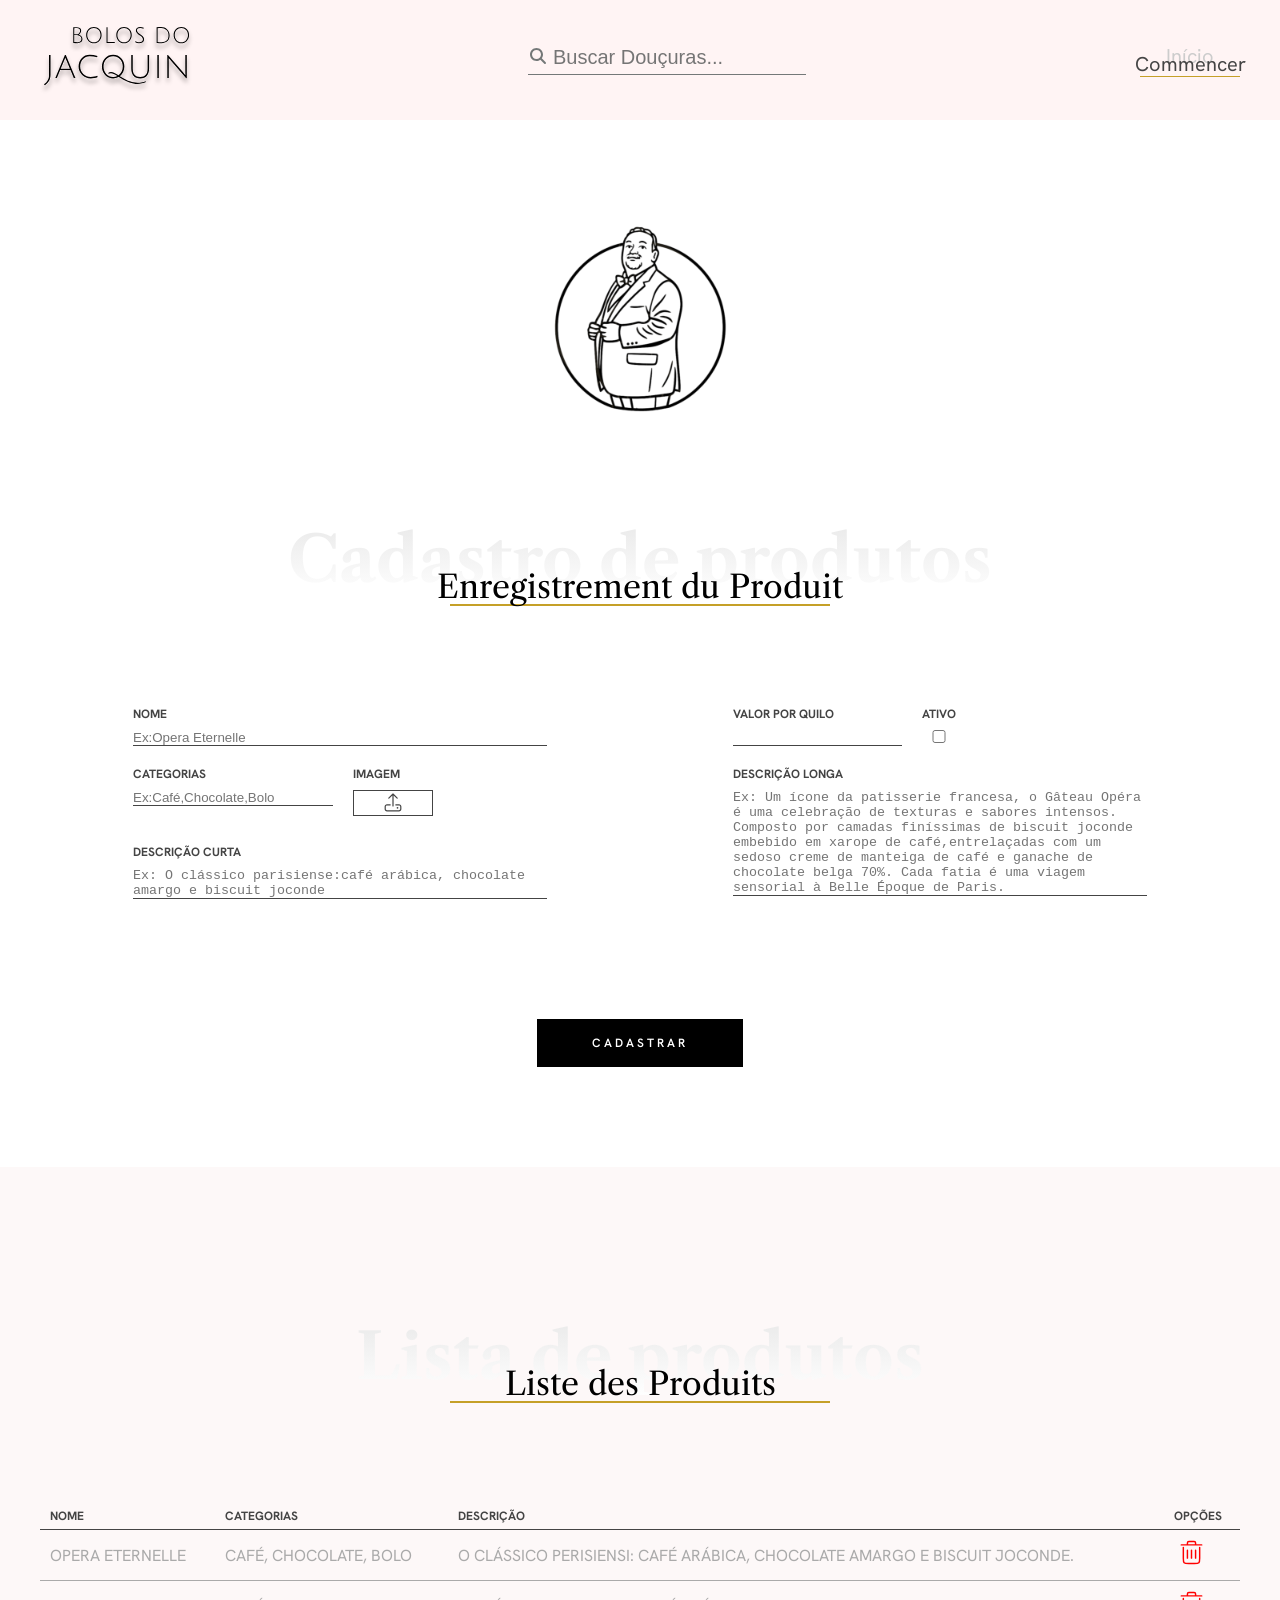
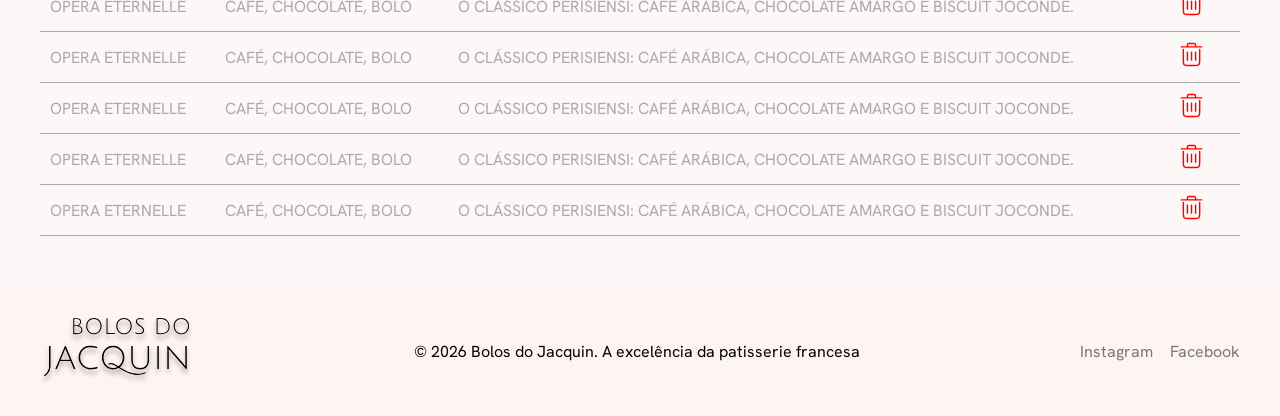
<file: admProdutos/index.html>
<!DOCTYPE html>
<html lang="pt-br">

<head>
    <meta charset="UTF-8">
    <meta name="viewport" content="width=device-width, initial-scale=1.0">
    <title>Bolos do jacquin-Adm</title>
    <link rel="stylesheet" href="style.css">
    <link rel="preconnect" href="https://fonts.googleapis.com">
    <link rel="preconnect" href="https://fonts.gstatic.com" crossorigin>
    <link href="https://fonts.googleapis.com/css2?family=Hanken+Grotesk:ital,
        wght@0,100..900;1,100..900&family=Libre+Caslon+Text:ital,wght@0,400;0,700;1,400&display=swap" rel="stylesheet">
</head>
</head>

<body>
    <header>
        <div class="container header_container">
            <img src="../img/Logo.svg" alt="Logo bolos do jacquin">
            <div class="box_busca">
                <svg xmlns="http://www.w3.org/2000/svg"
                    viewBox="0 0 640 640"><!--!Font Awesome Free 7.3.1 by @fontawesome - https://fontawesome.com License - https://fontawesome.com/license/free Copyright 2026 Fonticons, Inc.-->
                    <path
                        d="M480 272C480 317.9 465.1 360.3 440 394.7L566.6 521.4C579.1 533.9 579.1 554.2 566.6 566.7C554.1 579.2 533.8 579.2 521.3 566.7L394.7 440C360.3 465.1 317.9 480 272 480C157.1 480 64 386.9 64 272C64 157.1 157.1 64 272 64C386.9 64 480 157.1 480 272zM272 416C351.5 416 416 351.5 416 272C416 192.5 351.5 128 272 128C192.5 128 128 192.5 128 272C128 351.5 192.5 416 272 416z" />
                </svg>
                <input type="text" placeholder="Buscar Douçuras...">
            </div>
            <a class="link_inicio" href="">
                Início
                <span>Commencer</span>
                <hr>
            </a>
            <button>
                <svg xmlns="http://www.w3.org/2000/svg"
                    viewBox="0 0 640 640"><!--! Font Awesome Pro 7.3.1 by @fontawesome - https://fontawesome.com License - https://fontawesome.com/license (Commercial License) Copyright 2026 Fonticons, Inc. -->
                    <path fill="currentColor"
                        d="M360 128L116.3 320L544 320C544 192 432 128 360 128zM64 336C64 326.2 68.5 316.9 76.2 310.9L340.2 102.9C345.8 98.5 352.8 96 360 96C404.3 96 457.6 115.2 499.9 151.8C543.1 189.2 576 245.7 576 320L576 480C576 515.3 547.3 544 512 544L128 544C92.7 544 64 515.3 64 480L64 336zM96 416L544 416L544 352L96 352L96 416zM96 448L96 480C96 497.7 110.3 512 128 512L512 512C529.7 512 544 497.7 544 480L544 448L96 448z" />
                </svg>
            </button>
        </div>

    </header>
    <main>
        <h1>Página administrativa - bolos do Jacquin</h1>
        <section class="cad_produtos">
            <div class="container cad_container">
                <img class="icon_jacquin" src="../img/Logo Bolos do Jacquin.png" alt="">
                <div class="box_h2">
                    <h2>Cadastro de produtos</h2>
                    <span>Enregistrement du Produit</span>
                    <hr>
                </div>
                <form action="">
                    <div class="inputs_form">
                        <div class="form_coluna1">
                            <div class="linha_form lf_coluna">
                                <label for="">nome</label>
                                <input placeholder="Ex:Opera Eternelle" type="text" name="" id="">
                            </div>
                            <div class="linha_form lf_linha">
                                <div class="input_cat lf_coluna">
                                    <label for="">categorias</label>
                                    <input type="text" placeholder="Ex:Café,Chocolate,Bolo">
                                </div>
                                <div class="input_img lf_coluna">
                                    <span>Imagem</span>
                                    <label for="img">
                                        <svg xmlns="http://www.w3.org/2000/svg"
                                            viewBox="0 0 640 640"><!--! Font Awesome Pro 7.3.1 by @fontawesome - https://fontawesome.com License - https://fontawesome.com/license (Commercial License) Copyright 2026 Fonticons, Inc. -->
                                            <path fill="currentColor"
                                                d="M336 118.6L336 400C336 408.8 328.8 416 320 416C311.2 416 304 408.8 304 400L304 118.6L219.3 203.3C213.1 209.5 202.9 209.5 196.7 203.3C190.5 197.1 190.5 186.9 196.7 180.7L308.7 68.7C314.9 62.5 325.1 62.5 331.3 68.7L443.3 180.7C449.5 186.9 449.5 197.1 443.3 203.3C437.1 209.5 426.9 209.5 420.7 203.3L336 118.6zM256 384L160 384C142.3 384 128 398.3 128 416L128 480C128 497.7 142.3 512 160 512L480 512C497.7 512 512 497.7 512 480L512 416C512 398.3 497.7 384 480 384L384 384L384 352L480 352C515.3 352 544 380.7 544 416L544 480C544 515.3 515.3 544 480 544L160 544C124.7 544 96 515.3 96 480L96 416C96 380.7 124.7 352 160 352L256 352L256 384zM416 448C416 434.7 426.7 424 440 424C453.3 424 464 434.7 464 448C464 461.3 453.3 472 440 472C426.7 472 416 461.3 416 448z" />

                                        </svg>
                                    </label>
                                    <input type="file" name="img" id="img">
                                </div>
                            </div>
                            <div class="linha_form lf_coluna">
                                <label for="">descrição curta</label>
                                <textarea
                                    placeholder="Ex: O clássico parisiense:café arábica, chocolate amargo e biscuit joconde"
                                    name="" id="" cols="2"></textarea>
                            </div>
                        </div>
                        <div class="form_coluna2">
                            <div class="linha_form lf_linha">
                                <div class="input_valor lf_coluna">
                                    <label for="">valor por quilo</label>
                                    <input type="text" name="img" id="">
                                </div>
                                <div class="input_ativo lf_coluna">
                                    <label for="">ativo</label>
                                    <input type="checkbox" name="" id="">
                                </div>
                            </div>
                            <div class="linha_form lf_coluna">
                                <label for="">descrição longa</label>
                                <textarea name="" id="" rows="7"
                                    placeholder="Ex: Um ícone da patisserie francesa, o Gâteau Opéra é uma celebração de texturas e sabores intensos. Composto por camadas finíssimas de biscuit joconde embebido em xarope de café,entrelaçadas com um sedoso creme de manteiga de café e ganache de chocolate belga 70%. Cada fatia é uma viagem sensorial à Belle Époque de Paris."></textarea>
                            </div>
                        </div>
                    </div>
                    <input type="button" value="CADASTRAR">
                </form>
            </div>
        </section>
        <section class="list_produtos">
            <div class="container list_container">
                <div class="box_h2">
                    <h2>Lista de produtos</h2>
                    <span>Liste des Produits</span>
                    <hr>
                </div>
                <table>
                    <thead>
                        <tr>
                            <th>nome</th>
                            <th>categorias</th>
                            <th>descrição</th>
                            <th>opções</th>
                        </tr>
                    </thead>
                    <tbody>

                        <tr>
                            <td data-cell="nome">Opera Eternelle</td>
                            <td data-cell="categorias">Café, Chocolate, Bolo</td>
                            <td data-cell="descrição">O clássico perisiensi: café arábica, chocolate amargo e biscuit
                                joconde.</td>
                            <td data-cell="opções">

                                <?xml version="1.0" encoding="utf-8"?><!-- Uploaded to: SVG Repo, www.svgrepo.com, Generator: SVG Repo Mixer Tools -->
                                <svg viewBox="0 0 24 24" fill="none" xmlns="http://www.w3.org/2000/svg">
                                    <path
                                        d="M5 6.77273H9.2M19 6.77273H14.8M9.2 6.77273V5.5C9.2 4.94772 9.64772 4.5 10.2 4.5H13.8C14.3523 4.5 14.8 4.94772 14.8 5.5V6.77273M9.2 6.77273H14.8M6.4 8.59091V15.8636C6.4 17.5778 6.4 18.4349 6.94673 18.9675C7.49347 19.5 8.37342 19.5 10.1333 19.5H13.8667C15.6266 19.5 16.5065 19.5 17.0533 18.9675C17.6 18.4349 17.6 17.5778 17.6 15.8636V8.59091M9.2 10.4091V15.8636M12 10.4091V15.8636M14.8 10.4091V15.8636"
                                        stroke="#ff0000" stroke-linecap="round" stroke-linejoin="round" />
                                </svg>
                            </td>
                        </tr>
                        <tr>
                            <td data-cell="nome">Opera Eternelle</td>
                            <td data-cell="categorias">Café, Chocolate, Bolo</td>
                            <td data-cell="descrição">O clássico perisiensi: café arábica, chocolate amargo e biscuit
                                joconde.</td>
                            <td data-cell="opções">

                                <?xml version="1.0" encoding="utf-8"?><!-- Uploaded to: SVG Repo, www.svgrepo.com, Generator: SVG Repo Mixer Tools -->
                                <svg viewBox="0 0 24 24" fill="none" xmlns="http://www.w3.org/2000/svg">
                                    <path
                                        d="M5 6.77273H9.2M19 6.77273H14.8M9.2 6.77273V5.5C9.2 4.94772 9.64772 4.5 10.2 4.5H13.8C14.3523 4.5 14.8 4.94772 14.8 5.5V6.77273M9.2 6.77273H14.8M6.4 8.59091V15.8636C6.4 17.5778 6.4 18.4349 6.94673 18.9675C7.49347 19.5 8.37342 19.5 10.1333 19.5H13.8667C15.6266 19.5 16.5065 19.5 17.0533 18.9675C17.6 18.4349 17.6 17.5778 17.6 15.8636V8.59091M9.2 10.4091V15.8636M12 10.4091V15.8636M14.8 10.4091V15.8636"
                                        stroke="#ff0000" stroke-linecap="round" stroke-linejoin="round" />
                                </svg>
                            </td>
                        </tr>
                        <tr>
                            <td data-cell="nome">Opera Eternelle</td>
                            <td data-cell="categorias">Café, Chocolate, Bolo</td>
                            <td data-cell="descrição">O clássico perisiensi: café arábica, chocolate amargo e biscuit
                                joconde.</td>
                            <td data-cell="opções">

                                <?xml version="1.0" encoding="utf-8"?><!-- Uploaded to: SVG Repo, www.svgrepo.com, Generator: SVG Repo Mixer Tools -->
                                <svg viewBox="0 0 24 24" fill="none" xmlns="http://www.w3.org/2000/svg">
                                    <path
                                        d="M5 6.77273H9.2M19 6.77273H14.8M9.2 6.77273V5.5C9.2 4.94772 9.64772 4.5 10.2 4.5H13.8C14.3523 4.5 14.8 4.94772 14.8 5.5V6.77273M9.2 6.77273H14.8M6.4 8.59091V15.8636C6.4 17.5778 6.4 18.4349 6.94673 18.9675C7.49347 19.5 8.37342 19.5 10.1333 19.5H13.8667C15.6266 19.5 16.5065 19.5 17.0533 18.9675C17.6 18.4349 17.6 17.5778 17.6 15.8636V8.59091M9.2 10.4091V15.8636M12 10.4091V15.8636M14.8 10.4091V15.8636"
                                        stroke="#ff0000" stroke-linecap="round" stroke-linejoin="round" />
                                </svg>
                            </td>
                        </tr>
                        <tr>
                            <td data-cell="nome">Opera Eternelle</td>
                            <td data-cell="categorias">Café, Chocolate, Bolo</td>
                            <td data-cell="descrição">O clássico perisiensi: café arábica, chocolate amargo e biscuit
                                joconde.</td>
                            <td data-cell="opções">

                                <?xml version="1.0" encoding="utf-8"?><!-- Uploaded to: SVG Repo, www.svgrepo.com, Generator: SVG Repo Mixer Tools -->
                                <svg viewBox="0 0 24 24" fill="none" xmlns="http://www.w3.org/2000/svg">
                                    <path
                                        d="M5 6.77273H9.2M19 6.77273H14.8M9.2 6.77273V5.5C9.2 4.94772 9.64772 4.5 10.2 4.5H13.8C14.3523 4.5 14.8 4.94772 14.8 5.5V6.77273M9.2 6.77273H14.8M6.4 8.59091V15.8636C6.4 17.5778 6.4 18.4349 6.94673 18.9675C7.49347 19.5 8.37342 19.5 10.1333 19.5H13.8667C15.6266 19.5 16.5065 19.5 17.0533 18.9675C17.6 18.4349 17.6 17.5778 17.6 15.8636V8.59091M9.2 10.4091V15.8636M12 10.4091V15.8636M14.8 10.4091V15.8636"
                                        stroke="#ff0000" stroke-linecap="round" stroke-linejoin="round" />
                                </svg>
                            </td>
                        </tr>
                        <tr>
                            <td data-cell="nome">Opera Eternelle</td>
                            <td data-cell="categorias">Café, Chocolate, Bolo</td>
                            <td data-cell="descrição">O clássico perisiensi: café arábica, chocolate amargo e biscuit
                                joconde.</td>
                            <td data-cell="opções">

                                <?xml version="1.0" encoding="utf-8"?><!-- Uploaded to: SVG Repo, www.svgrepo.com, Generator: SVG Repo Mixer Tools -->
                                <svg viewBox="0 0 24 24" fill="none" xmlns="http://www.w3.org/2000/svg">
                                    <path
                                        d="M5 6.77273H9.2M19 6.77273H14.8M9.2 6.77273V5.5C9.2 4.94772 9.64772 4.5 10.2 4.5H13.8C14.3523 4.5 14.8 4.94772 14.8 5.5V6.77273M9.2 6.77273H14.8M6.4 8.59091V15.8636C6.4 17.5778 6.4 18.4349 6.94673 18.9675C7.49347 19.5 8.37342 19.5 10.1333 19.5H13.8667C15.6266 19.5 16.5065 19.5 17.0533 18.9675C17.6 18.4349 17.6 17.5778 17.6 15.8636V8.59091M9.2 10.4091V15.8636M12 10.4091V15.8636M14.8 10.4091V15.8636"
                                        stroke="#ff0000" stroke-linecap="round" stroke-linejoin="round" />
                                </svg>
                            </td>
                        </tr>
                        <tr>
                            <td data-cell="nome">Opera Eternelle</td>
                            <td data-cell="categorias">Café, Chocolate, Bolo</td>
                            <td data-cell="descrição">O clássico perisiensi: café arábica, chocolate amargo e biscuit
                                joconde.</td>
                            <td data-cell="opções">

                                <?xml version="1.0" encoding="utf-8"?><!-- Uploaded to: SVG Repo, www.svgrepo.com, Generator: SVG Repo Mixer Tools -->
                                <svg viewBox="0 0 24 24" fill="none" xmlns="http://www.w3.org/2000/svg">
                                    <path
                                        d="M5 6.77273H9.2M19 6.77273H14.8M9.2 6.77273V5.5C9.2 4.94772 9.64772 4.5 10.2 4.5H13.8C14.3523 4.5 14.8 4.94772 14.8 5.5V6.77273M9.2 6.77273H14.8M6.4 8.59091V15.8636C6.4 17.5778 6.4 18.4349 6.94673 18.9675C7.49347 19.5 8.37342 19.5 10.1333 19.5H13.8667C15.6266 19.5 16.5065 19.5 17.0533 18.9675C17.6 18.4349 17.6 17.5778 17.6 15.8636V8.59091M9.2 10.4091V15.8636M12 10.4091V15.8636M14.8 10.4091V15.8636"
                                        stroke="#ff0000" stroke-linecap="round" stroke-linejoin="round" />
                                </svg>
                            </td>
                        </tr>
                    </tbody>
                </table>

            </div>

        </section>
    </main>
    <footer>
         <div class=" container footer_container">
        <img class="img_logo" src="../img/Logo.svg" alt="logo bolos do jacquin">
        <span class="span_bolos">© 2026 Bolos do Jacquin. A excelência da patisserie francesa</span>
        <nav class="nav_footer">
            <a href="">Instagram</a>
            <a href="">Facebook</a>
        </nav>
        </div>
    </footer>
</body>

</html>
</file>
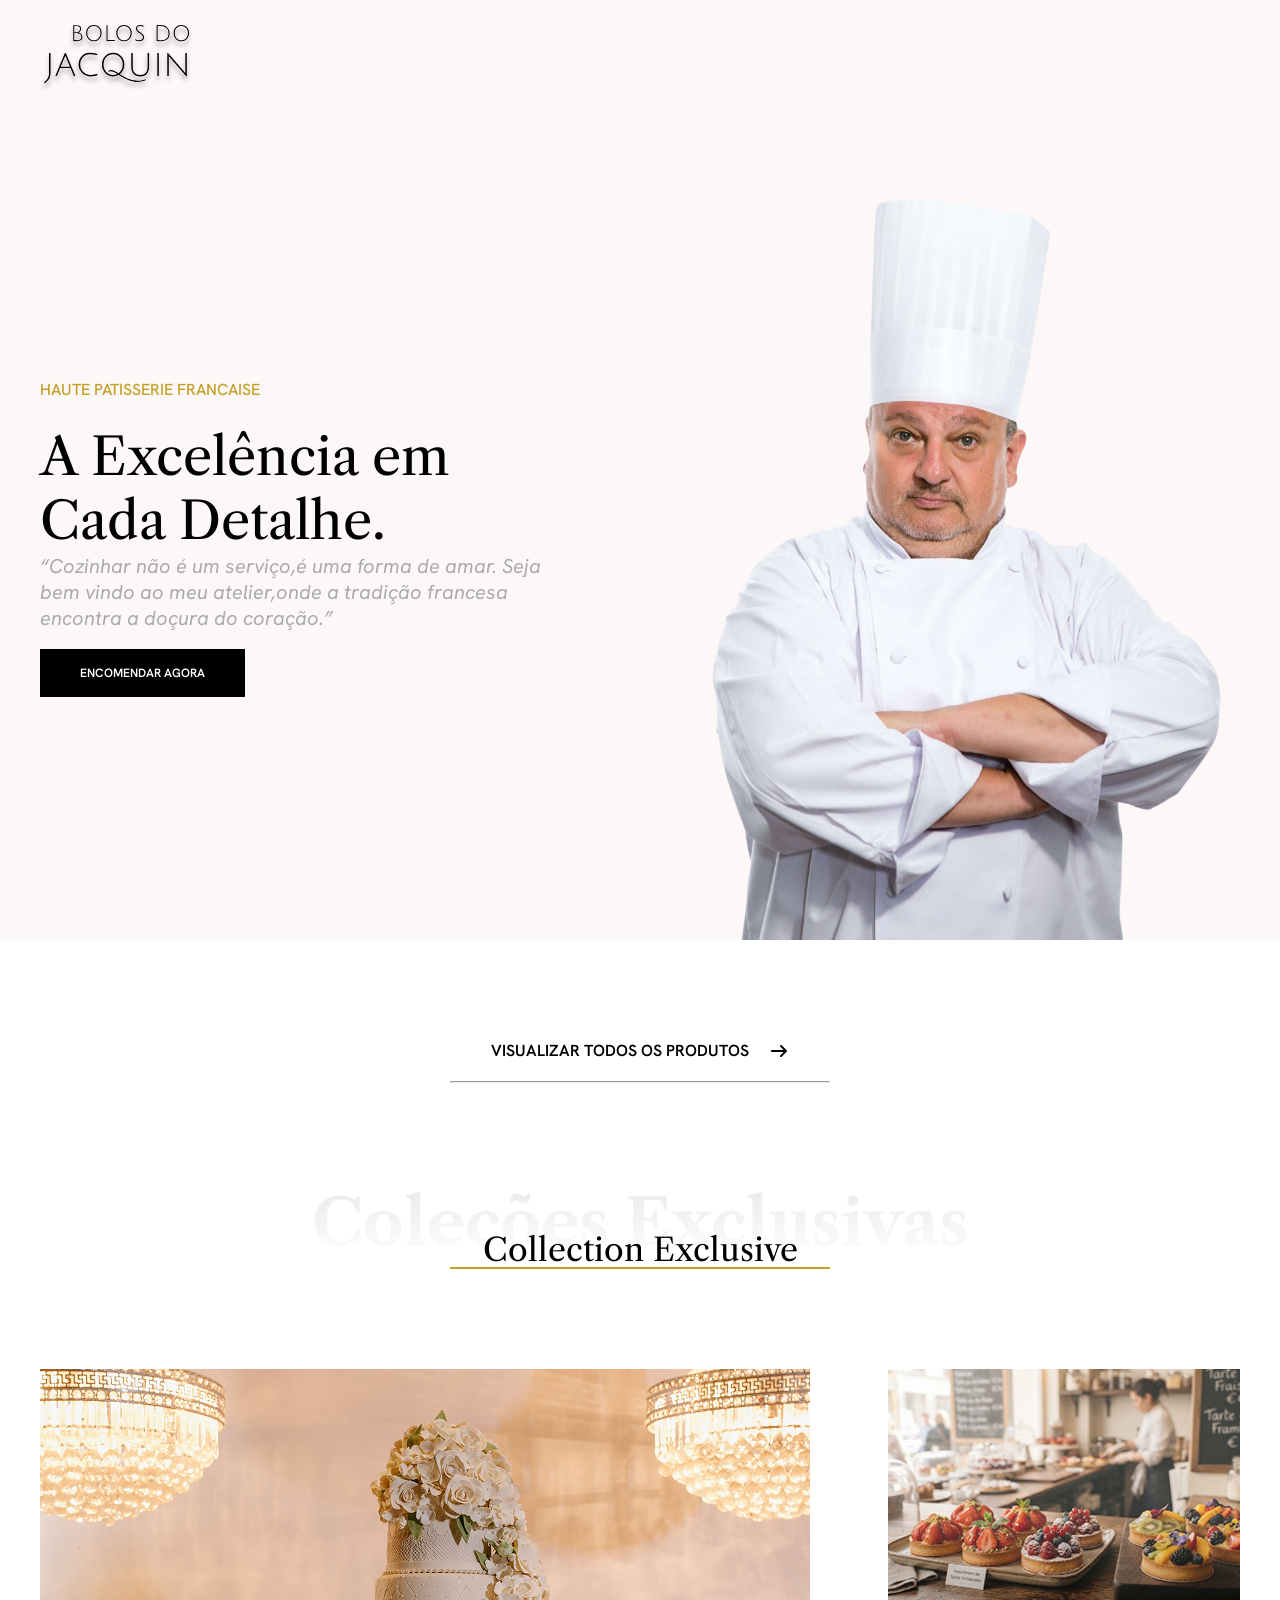
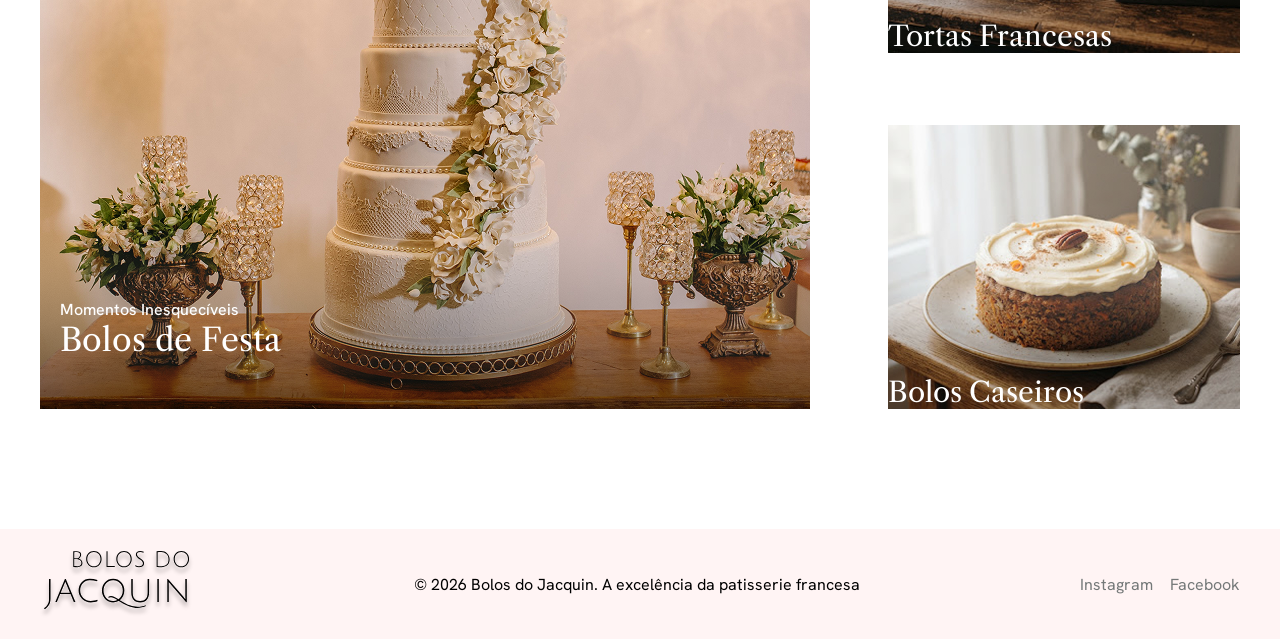
<file: home/index.html>
<!DOCTYPE html>
<html lang="pt-br">

<head>
    <meta charset="UTF-8">
    <meta name="viewport" content="width=device-width, initial-scale=1.0">
    <title>Bolos do Jacquin</title>
    <link rel="stylesheet" href="style.css">
    <link rel="preconnect" href="https://fonts.googleapis.com">
    <link rel="preconnect" href="https://fonts.gstatic.com" crossorigin>
    <link href="https://fonts.googleapis.com/css2?family=Hanken+Grotesk:ital,
        wght@0,100..900;1,100..900&family=Libre+Caslon+Text:ital,wght@0,400;0,700;1,400&display=swap" rel="stylesheet">
</head>

<body>
    <header class="home_cabeçalho">
        <div class="home_container">
            <img src="../img/Logo.svg" alt="logo bolos do jacquin">
        </div>
    </header>
    <main>
     <h1>página inicial Bolos do Jacquin</h1>
     <section class="home_banner">
            <div class="home_container banner_container">
                <div class="box_texto_banner">
                    <span class="linha1">haute patisserie francaise</span><br>
                    <span class="linha2">A Excelência em Cada Detalhe.</span>
                    <p class="linha3">“Cozinhar não é um serviço,é uma forma de amar. Seja bem vindo ao meu atelier,onde
                        a tradição
                        francesa encontra a doçura do coração.”</p>
                    <a class="linha4" href="">encomendar agora</a>
                </div>
                <img src="../img/Érick.png" alt="">
            </div>
        </section>

        <section class="home_container home_produtos">
            <div class="link_produtos">
                <div>
                    <a href="">visualizar todos os produtos</a>

                    <svg xmlns="http://www.w3.org/2000/svg"
                        viewBox="0 0 640 640"><!--!Font Awesome Free 7.3.1 by @fontawesome - https://fontawesome.com License - https://fontawesome.com/license/free Copyright 2026 Fonticons, Inc.-->
                        <path
                            d="M566.6 342.6C579.1 330.1 579.1 309.8 566.6 297.3L406.6 137.3C394.1 124.8 373.8 124.8 361.3 137.3C348.8 149.8 348.8 170.1 361.3 182.6L466.7 288L96 288C78.3 288 64 302.3 64 320C64 337.7 78.3 352 96 352L466.7 352L361.3 457.4C348.8 469.9 348.8 490.2 361.3 502.7C373.8 515.2 394.1 515.2 406.6 502.7L566.6 342.7z" />
                    </svg>
                </div>
                <hr>
            </div>
            <div class="home_subtitulo">
            <h2>Coleções Exclusivas</h2>
            <span>Collection Exclusive</span>
            <hr>


            
            </div>

            <div class="container_categorias">
                <a href="">
             <div class="img_categoria1">
                <span>Momentos Inesquecíveis</span>
                <h3>Bolos de Festa</h3>
             </div>  
             </a>
             <div class="col_categorias">
                <a href="">
                    <div class="img_categoria2">
                        <h3>Tortas Francesas</h3>
                    </div>
                </a>
                <a href="">
                    <div class="img_categoria3">
                      <h3>Bolos Caseiros</h3>
                    </div>
                </a>

             </div> 

            </div>


        </section>
    </main>
    <footer>
        <div class="home_container footer_container">
        <img src="../img/Logo.svg" alt="logo bolos do jacquin">
        <span>© 2026 Bolos do Jacquin. A excelência da patisserie francesa</span>
        <nav class="nav_footer">
            <a href="">Instagram</a>
            <a href="">Facebook</a>
        </nav>
        </div>
    </footer>
</body>

</html>
</file>
<file: admProdutos/style.css>
* {
    margin: 0;
    padding: 0;
    box-sizing: border-box;
}

:root {
    --corPrincipal: #fff4f4;
    --fontHanken: "Hanken Grotesk", sans-serif;
    --corDourado: #c5a028;
    --corsecundaria: #fdf8f8;
}

.container {
    width: 95%;
    max-width: 1200px;
    margin: auto;
}

h1 {
    position: absolute;
    width: 1px;
    height: 1px;
    margin: -1px;
    overflow: hidden;
}

header {
    background-color: var(--corPrincipal);
    font-family: var(--fontHanken);
}

.header_container {
    display: flex;
    justify-content: space-between;
    align-items: center;
    height: 120px;
}

.box_busca {
    position: relative;
}

.box_busca svg {
    width: 20px;
    position: absolute;
    fill: #747878;
}

.box_busca input {
    padding-left: 25px;
    padding-bottom: 5px;
    background-color: transparent;
    border: none;
    border-bottom: solid 1px #747878;
    font-size: 20px;

}

.box-busca input:focus {
    outline: none;
    /* para tirar a a linha quando  "buscar doçuras for clicado" */
}

.link_inicio {
    color: #cccccc;
    text-decoration: none;
    font-size: 20px;
    position: relative;
    /* para sobrepor itens */
    text-align: center;

}

.link_inicio span {
    color: #444444;
    position: absolute;
    left: -5px;
    top: 8px;
}

.link_inicio hr {
    margin-top: 7px;
    width: 100px;
    background-color: var(--corDourado);
    border: none;
    height: 1px;
}

/* ------------------- BOTÃO MENU ------------------ */
.header_container button {
    background-color: transparent;
    border: none;
    display: none;
    /* para o botão não ser exibido temporariamente  */
}

.header_container button svg {
    width: 50px;

}

/* ------------- SEÇÃO CADASTRO DE PRODUTOS ------------------------*/
.cad_container {
    display: flex;
    flex-direction: column;
    align-items: center;
    padding: 100px 0;
}

.icon_jacquin {
    width: 200px;

}

.box_h2 {
    font-family: "Libre Caslon Text", serif;
    margin: 0 auto;
    /* background-color: #ffffff; */
    display: flex;
    flex-direction: column;
    align-items: center;
    position: relative;
    margin-top: 100px;
    margin-bottom: 100px;

}

.box_h2 h2 {
    font-weight: 700;
    font-size: 64px;
    background-image: linear-gradient(0deg, #ffffff, #e9e9e9);
    background-clip: text;
    -webkit-background-clip: text;

    color: transparent;
    -webkit-text-fill-color: transparent;
}

.box_h2 span {
    font-size: 32px;
    position: absolute;
    bottom: -10px;
    margin-bottom: 10px;
}

.box_h2 hr {
    max-width: 380px;
    width: 100%;
    background-color: #c5a028;
    margin-top: 5px;
    border: none;
    height: 2px;

}


/* ------------- FORMULÁRIO ------------------------*/
form {
    width: 100%;
}

.inputs_form {
    display: flex;
    justify-content: space-around;
    width: 100%;
    max-width: 1200px;

}

.lf_coluna {
    display: flex;
    flex-direction: column;
}

.lf_linha {
    display: flex;
}

.input_img svg {
    width: 24px;
}

.form_coluna1,
.form_coluna2 {
    width: 45%;
    max-width: 414px;
}

.input_img span,
form label {
    font-family: var(--fontHanken);
    text-transform: uppercase;
    color: #444444;
    font-size: 12px;
    font-weight: 700;
    margin-bottom: 8px;

}

.inputs_form input[type=text],
.inputs_form textarea {
    background-color: transparent;
    border: none;
    border-bottom: solid 1px #444444;
    resize: none;
}

.inputs_form input[type=text]:focus,
.inputs_form textarea:focus {
    outline: none;
}


.linha_form {
    margin-bottom: 20px;
}

.inputs_form input[type=file] {
    display: none;
}

.input_img label {
    display: flex;
    align-items: center;
    justify-content: center;
    width: 80px;
    border: solid 1px #444444;
}

.input_img label:hover {
    cursor: pointer;
}

form input[type=checkbox] form input[type=text] {
    height: 25px;
}

.input_cat input {
    width: 200px;
    margin-right: 20px;
}

.input_valor input {
    margin-right: 20px;
}

form input[type=button] {
    background-color: #000000;
    font-size: 12px;
    font-weight: 600;
    color: #ffffff;
    font-family: var(--fontHanken);
    text-transform: uppercase;
    padding: 16px 55px;
    display: flex;
    align-items: center;
    margin: 100px auto 0;
    border: none;
    cursor: pointer;
    letter-spacing: 3px;
}


/* ------------------- LISTA DE PRODUTOS ------------------ */

.list_produtos {
    background-color: var(--corsecundaria);
    padding-top: 50px;
    padding: 50px 0;
}

table {
width: 100%;
font-family: var(--fontHanken);
text-transform: uppercase;
border-collapse: collapse;
}

tbody{
    color: #aaaaaa;
    border: #aaaaaa;
}

thead {
font-size: 12px;
font-weight: 600;
color: #444444;
text-align: left;

}

table svg {
    width: 35px;
}

th,td{
    border-bottom: solid 1px ;
    padding:5px 10px ;
}


footer{
background-color: #fff4f4;
height: 130px;
display: flex;
align-items: center;
}

.footer_container{
    display: flex;
    justify-content: space-between;
}

.nav_footer{
    display: flex;
    justify-content: space-between;
    width: 160px;
}

.footer_container span,
.nav_footer a{
font-family:"Hanken Grotesk", sans-serif;
display: flex;
align-items: center;

}
.nav_footer a{
    text-decoration: none;
    color: #747878;
}





/* ------------------- MEDIAS (largura da tela) ------------------ */
@media screen and (max-width:768px) {
    .header_container button {
        display: block;
    }

    .link_inicio,
    .box_busca {
        display: none;
    }

    .box_h2 h2 {
        font-size: 32px;
    }

    .box_h2 span {
        font-size: 20px;
        bottom: -18px;
        margin-bottom: 20px
    }

    .box_h2 hr {
        margin-top: 10px;
        width: 70%;
    }

    .inputs_form {
        width: 100%;
        max-width: none;
        display: flex;
        flex-direction: column;
        align-items: center;

    }

    .linha_form {
        margin-bottom: 30px;
    }

    .lf_linha {
        justify-content: space-between;
    }

    .form_coluna1,
    .form_coluna2 {
        max-width: 500px;
        width: 80%;
    }

    /* ------------------- TABELA ------------------ */
    thead{
        display: none;
    
    }

    tbody tr{
        display: flex;
        flex-direction: column;
        border: solid 1px #444444;
        border-radius: 10px;
        background-color: #ffffff;
        box-shadow: #00000052 5px 5px 5px;
        max-width: 500px;
        margin: 0 auto 50px;
    }

    tbody td{
        border: none;
    }

    tbody td::before{
        content: attr(data-cell) " :"; 
        font-size: 12px;
        color: #444444;

    }

.footer_container{
flex-direction: column;
display: flex;
align-items: center;

}


.img_logo{
    width: 100px;
    margin-bottom: 10px;
    margin-top: 10px;
}

.span_bolos,.nav_footer{
font-size:  14px;
}

.span_bolos{
    margin-bottom: 10px;
    text-align: center;
}



}
</file>
<file: home/style.css>
* {
    margin: 0;
    padding: 0;
    box-sizing: border-box
}

/* PascalCase
camelcase
snake-case
kebab-case */


h1{
 position: absolute;
 width:1px;
 height: 1px;
 margin: -1px;
 overflow: hidden;   
}



/*---------------CABEÇALHO----------- */
.home_cabeçalho {
background-color: #fdf8f8;
height: 120px;
display: flex;
justify-content: center;
align-items: center;
}


.home_container {
    max-width: 1200px; /* Largura máxima */
    width: 95%;/* Largura */
    margin: 0 auto;
}

/*---------------BANNER----------- */
.home_banner {
background-color: #fdf8f8;
}

.box_texto_banner {
background-color: #FDF8F8;
font-family:"Hanken Grotesk", sans-serif;
 max-width: 520px ;
}

.banner_container {
    display: flex;
    align-items: center;
    justify-content: space-between;
}

.banner_container img {
    width: 547px;
    ;

}

.linha1{
 color: #c5a028;
 font-size: 16px;
 font-weight: 500;
 text-transform: uppercase;
 margin-bottom: 25px;
 display: inline-block;
}
.linha2{ 
font-family: "Libre Caslon Text", serif;
font-size: 52px;
margin-bottom: 30px;

}
.linha3{
font-size: 20px;
font-style: italic;
color: #aaaaaa;
margin-bottom: 30px;/* espaço p baixo da linha */
display: inline-block;
}
.linha4{
font-weight: 600;
font-size: 12px;
text-transform: uppercase;
color: #ffffff;
text-decoration: none;

background-color: #000000;
padding: 16px 40px;
}

/* ---------------PRODUTOS----------- */
.home_produtos{
padding: 100px 0;
margin-bottom: 20px;
}

.link_produtos a{
font-family:"Hanken Grotesk", sans-serif;
font-weight: 600;
font-size: 16px;
text-transform: uppercase;

text-decoration: none;
color: #000000;
}

.link_produtos svg{
width: 20px;
}

.link_produtos div{
display: flex;
align-items: center;
justify-content: center;
gap: 20px;
margin-bottom: 20px;
}

.link_produtos hr{
max-width: 380px;
width: 100%;
margin: 0 auto;
}

.home_subtitulo{
    font-family: "Libre Caslon Text", serif;
    margin: 0 auto;
    /* background-color: #ffffff; */
    display: flex;
    flex-direction: column;
    align-items: center;
    position: relative;
    margin-top: 100px;
    margin-bottom: 100px;

}

.home_subtitulo h2{
font-weight: 700;
font-size: 64px;
background-image: linear-gradient(0deg, #ffffff,#e9e9e9);
background-clip: text;
-webkit-background-clip: text;

color: transparent;
-webkit-text-fill-color: transparent;
}

.home_subtitulo span{
    font-size: 32px;
    position: absolute;
    bottom: -10px;
    margin-bottom: 10px;
}
.home_subtitulo hr{
    max-width: 380px;
    width: 100%;
    background-color: #c5a028;
    margin-top: 5px ;
    border: none;
    height: 2px;

}

.img_categoria1{
    background-image: url(../img/pexels-jonathanborba-26774588\ 1.png);
    width: 770px;
    height: 640px;
    display: flex;
    flex-direction: column;
    justify-content: flex-end;
    padding: 50px 20px;

}

.container_categorias{
    display: flex;
    justify-content: space-between;
    width: 100%;

}

.container_categorias a{
    color: #ffffff;
text-decoration: none;
}

.img_categoria1 span{
font-family:"Hanken Grotesk", sans-serif;
font-weight: 500;


}

.img_categoria1 h3{
    font-size: 32px;
}

.home_produtos h3{
 font-family: "Libre Caslon Text", serif;
 font-weight: 400;
}

.col_categorias{
    display: flex;
    flex-direction: column;
    justify-content: space-between;
}

.img_categoria2{
    background-image:url(../img/Image\ \(1\).png);
    
}
.img_categoria3{
    background-image: url(../img/Image\ \(2\).png);
    
}
.img_categoria2,
.img_categoria3{

    /* width: 25%; */
    width: 352px;
    height: 284px;
    display: flex;
    align-items:flex-end;
    font-size: 24px;
}

/* ---------------FOOTER----------- */
footer{
background-color: #fff4f4;
height: 110px;
display: flex;
align-items: center;
}

.footer_container{
    display: flex;
    justify-content: space-between;
    align-items: center;

}

.nav_footer{
    display: flex;
    justify-content: space-between;
    width: 160px;
}

.footer_container span,
.nav_footer a{
font-family:"Hanken Grotesk", sans-serif;

}
.nav_footer a{
    text-decoration: none;
    color: #747878;
}
</file>
